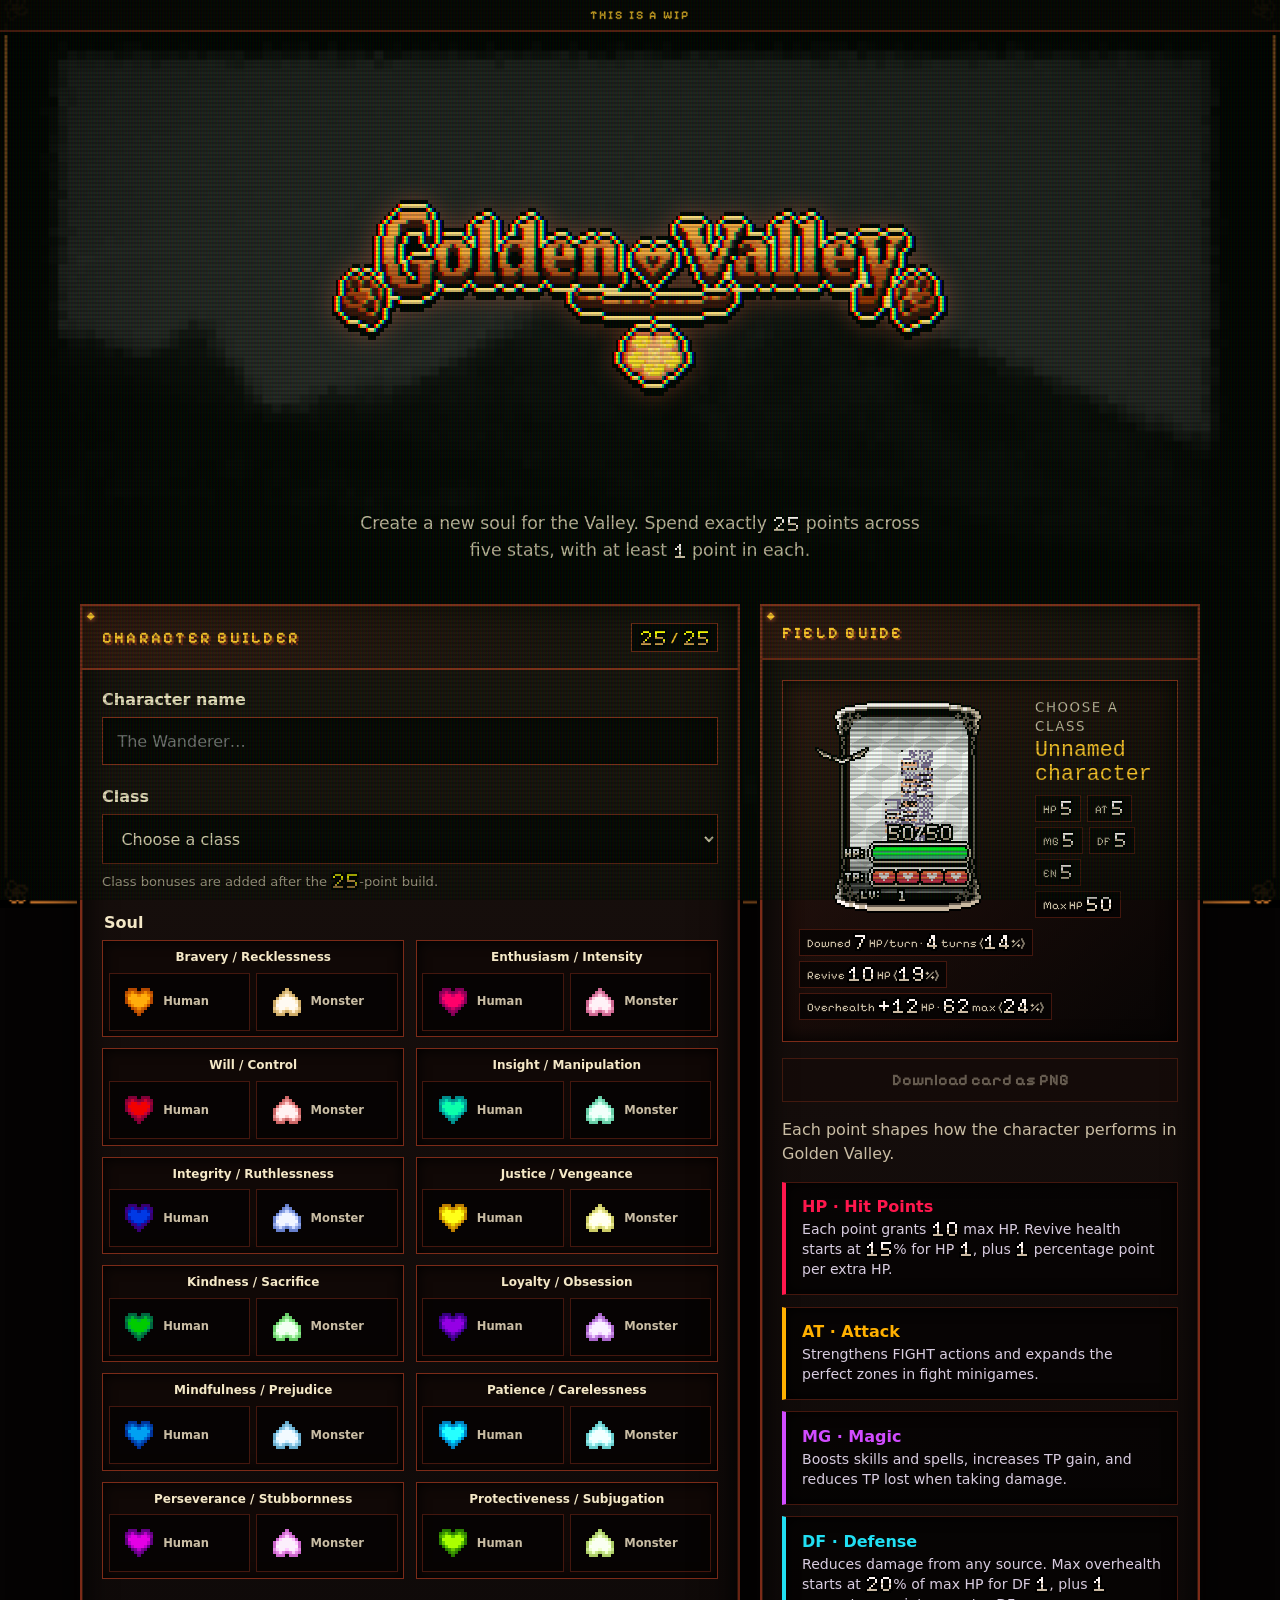
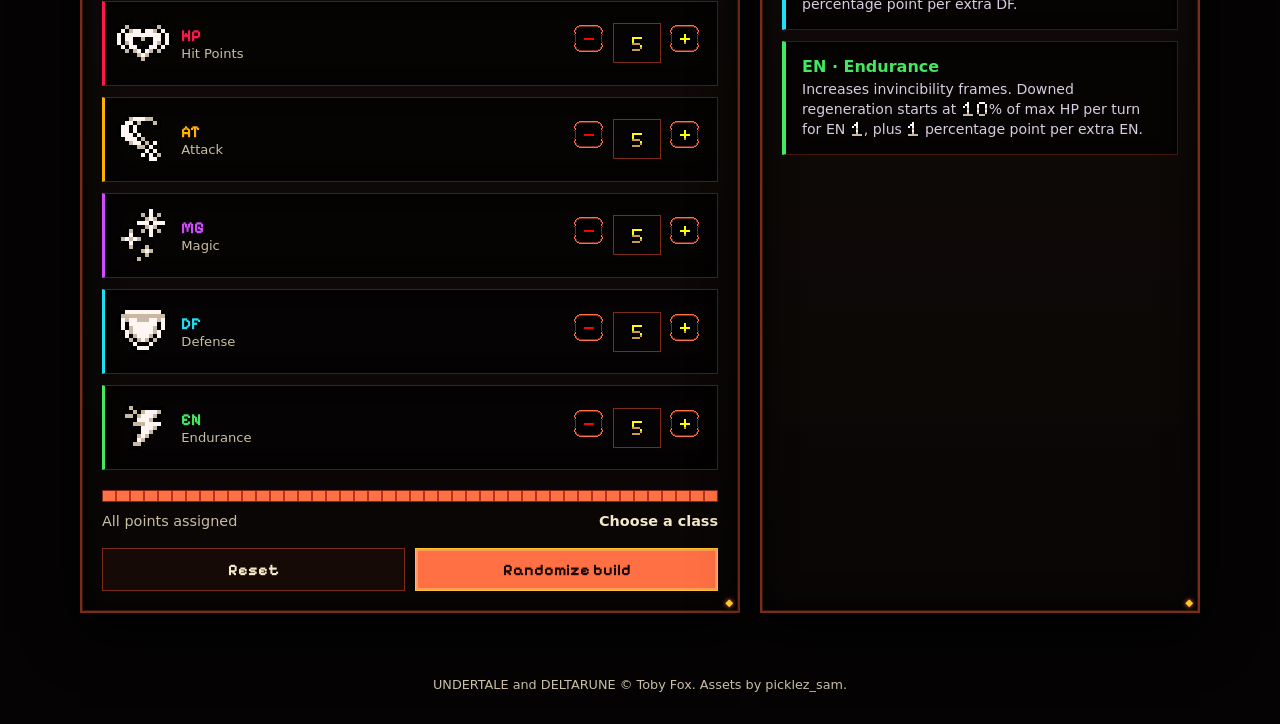
<file: index.html>
<!doctype html>
<html lang="en">
<head>
  <meta charset="utf-8">
  <meta name="viewport" content="width=device-width, initial-scale=1">
  <meta name="theme-color" content="#050303">
  <meta name="description" content="Build balanced Golden Valley characters with the official 25-point stat budget.">
  <title>Golden Valley Character Calculator</title>
  <link rel="icon" type="image/png" href="GV%20Assets/logo_icon.png">
  <link rel="preconnect" href="https://fonts.googleapis.com">
  <link rel="preconnect" href="https://fonts.gstatic.com" crossorigin>
  <link rel="stylesheet" href="styles.css">
</head>
<body>
  <a class="skip-link" href="#main-content">Skip to main content</a>
  <p class="wip-bar">This is a WIP</p>
  <main id="main-content" tabindex="-1">
    <header>
      <h1 class="sr-only" translate="no">Golden Valley</h1>
      <img class="gv-logo" src="GV%20Assets/logo_small.png" alt="" aria-hidden="true" width="1232" height="384" fetchpriority="high">
      <p id="builder-intro">Create a new soul for the Valley. Spend exactly 25 points across five stats, with at least 1 point in each.</p>
    </header>

    <div class="layout">
      <section class="panel" aria-labelledby="builder-title">
        <div class="panel-title">
          <h2 id="builder-title">Character builder</h2>
          <span class="budget">25 / 25</span>
        </div>

        <div class="calculator">
          <label for="character-name">Character name</label>
          <input id="character-name" name="character-name" maxlength="32" placeholder="The Wanderer…" autocomplete="off">

          <label for="character-class">Class</label>
          <select id="character-class" name="character-class" autocomplete="off">
            <option value="">Choose a class</option>
            <option>Fighter</option>
            <option>Healer</option>
            <option>Guardian</option>
            <option>Caster</option>
            <option>Cheerleader</option>
          </select>
          <p class="class-bonus" id="class-bonus">Class bonuses are added after the 25-point build.</p>

          <fieldset class="soul-picker">
            <legend>Soul</legend>
            <div class="soul-list" id="soul-list"></div>
          </fieldset>

          <div class="stat-list" id="stat-list"></div>

          <div class="meter" role="progressbar" aria-label="Points spent" aria-valuemin="5" aria-valuemax="25" aria-valuenow="25">
            <div class="meter-fill" id="meter-fill"></div>
          </div>
          <div class="summary" aria-live="polite">
            <span id="remaining">All points assigned</span>
            <strong class="ready" id="status">Character ready</strong>
          </div>

          <div class="actions">
            <button type="button" id="reset">Reset</button>
            <button type="button" class="primary" id="randomize">Randomize build</button>
          </div>
        </div>
      </section>

      <aside class="panel" aria-labelledby="rules-title">
        <div class="panel-title"><h2 id="rules-title">Field guide</h2></div>
        <div class="rules">
          <div class="character-card" role="group" aria-label="Character preview">
            <div class="portrait">
              <span class="card-backdrop" aria-hidden="true"></span>
              <img class="missingno-sprite" id="missingno-sprite" src="GV%20Assets/missingno.png" alt="" aria-hidden="true" width="26" height="58" loading="lazy">
              <span id="initial" hidden></span>
              <img class="card-layer" src="GV%20Assets/card_base.png" alt="" aria-hidden="true" width="110" height="110" loading="lazy">
              <img class="card-layer" id="preview-class-art" src="GV%20Assets/card_class_fighter.png" alt="" aria-hidden="true" width="110" height="110" loading="lazy" hidden>
              <img class="card-layer" src="GV%20Assets/card_class_overlay.png" alt="" aria-hidden="true" width="110" height="110" loading="lazy">
              <img class="card-layer" id="preview-soul" alt="" width="110" height="110" loading="lazy" hidden>
              <img class="card-layer" src="GV%20Assets/card_bars_4_TP.png" alt="" aria-hidden="true" width="110" height="110" loading="lazy">
              <span class="card-hp" id="card-hp"></span>
              <img class="card-hp-fill" src="GV%20Assets/HP_bar_full.png" alt="" aria-hidden="true" width="47" height="6" loading="lazy">
              <span class="card-tp-fills" aria-hidden="true">
                <img src="GV%20Assets/TP_bar_full.png" alt="" width="11" height="6" loading="lazy">
                <img src="GV%20Assets/TP_bar_full.png" alt="" width="11" height="6" loading="lazy">
                <img src="GV%20Assets/TP_bar_full.png" alt="" width="11" height="6" loading="lazy">
                <img src="GV%20Assets/TP_bar_full.png" alt="" width="11" height="6" loading="lazy">
              </span>
              <img class="card-level" src="GV%20Assets/LV_1.png" alt="" aria-hidden="true" width="5" height="7" loading="lazy">
            </div>
            <div>
              <small id="preview-class">Choose a class</small>
              <h3 id="preview-name" class="unnamed">Unnamed character</h3>
              <div class="mini-stats" id="mini-stats"></div>
              <div class="action-preview" id="action-preview" role="group" aria-label="Class actions"></div>
            </div>
          </div>
          <button type="button" class="download-card primary" id="download-card" aria-live="polite" disabled title="Enter a character name to download">Download card as PNG</button>
          <p>Each point shapes how the character performs in Golden Valley.</p>
          <div class="rule-list" id="rule-list"></div>
        </div>
      </aside>
    </div>
  </main>
  <footer><span translate="no">UNDERTALE</span> and <span translate="no">DELTARUNE</span> © Toby Fox. Assets by picklez_sam.</footer>

  <script>
    const STAT_TOTAL = 25;
    const MIN_STAT = 1;
    const definitions = [
      ["HP", "Hit Points", "Each point grants 10 max HP. Revive health starts at 15% for HP 1, plus 1 percentage point per extra HP."],
      ["AT", "Attack", "Strengthens FIGHT actions and expands the perfect zones in fight minigames."],
      ["MG", "Magic", "Boosts skills and spells, increases TP gain, and reduces TP lost when taking damage."],
      ["DF", "Defense", "Reduces damage from any source. Max overhealth starts at 20% of max HP for DF 1, plus 1 percentage point per extra DF."],
      ["EN", "Endurance", "Increases invincibility frames. Downed regeneration starts at 10% of max HP per turn for EN 1, plus 1 percentage point per extra EN."]
    ];
    const classes = {
      Fighter: { role: "Damage Dealer, Main DPS", bonuses: { AT: 6, MG: 2 }, actions: ["SMITE", "SKILL / SPELL", "DEFEND", "ITEMS"] },
      Healer: { role: "Primarily Heals, Main Support", bonuses: { MG: 6, DF: 2, HP: 3 }, actions: ["HEAL", "SKILL / SPELL", "DEFEND", "ITEMS"] },
      Guardian: { role: "Frontline Damage Absorb/Sub DPS", bonuses: { DF: 6, AT: 2, HP: 5 }, actions: ["FIGHT", "SKILL / SPELL", "GUARD", "ITEMS"] },
      Caster: { role: "TP Abuser, Team Buffs/Enemy Debuffs, Sub Support", bonuses: { MG: 4, DF: 2, EN: 2 }, actions: ["BUFF", "SKILL / SPELL", "DEFEND", "ITEMS"] },
      Cheerleader: { role: "Versatile and Quick Revives, Sub Support/DPS", bonuses: { EN: 4, MG: 2, AT: 2, HP: 2 }, actions: ["FIGHT", "SKILL / SPELL", "TAUNT", "ITEMS"] }
    };
    const availableActionAssets = new Set(["defend", "fight", "guard", "heal", "items", "skill", "spell", "taunt"]);
    const soulGroups = {
      Versatile: "You move with the stream, your Will floating past without hassle.",
      Durable: "You held your ground and kept pushing your Will onwards, even if slowly.",
      Passionate: "You took beating after beating, and still refused to change your Will.",
      Attentive: "You put yourself in harm's way so others could join in on your Will."
    };
    const souls = [
      ["bravery_recklessness", "Bravery / Recklessness", "orange", "Passionate"],
      ["enthusiasm_intensity", "Enthusiasm / Intensity", "pink", "Versatile"],
      ["freedom_control", "Will / Control", "red", "Durable"],
      ["insight_manipulation", "Insight / Manipulation", "teal", "Versatile"],
      ["integrity_ruthlessness", "Integrity / Ruthlessness", "blue", "Durable"],
      ["justice_vengeance", "Justice / Vengeance", "yellow", "Passionate"],
      ["kindness_sacrifice", "Kindness / Sacrifice", "green", "Attentive"],
      ["loyalty_obsession", "Loyalty / Obsession", "violet", "Attentive"],
      ["mindfulness_prejudice", "Mindfulness / Prejudice", "azure", "Passionate"],
      ["patience_carelessness", "Patience / Carelessness", "cyan", "Versatile"],
      ["perseverance_stubbornness", "Perseverance / Stubbornness", "purple", "Durable"],
      ["protectiveness_subjugation", "Protectiveness / Subjugation", "lime", "Attentive"]
    ];
    let stats = definitions.map(() => 5);
    let selectedSoul = "";

    let selectedVariant = "";
    const sum = values => values.reduce((total, value) => total + value, 0);
    const isValid = values => values.length === definitions.length && values.every(value => Number.isInteger(value) && value >= MIN_STAT) && sum(values) === STAT_TOTAL;
    const applyClassBonuses = (values, className) => definitions.map(([code], index) => values[index] + (classes[className]?.bonuses[code] ?? 0));
    const calculateDerivedStats = ([hp, , , df, en]) => {
      const maxHp = hp * 10;
      const downedRegenPercent = 9 + en;
      const downedRegen = Math.round(maxHp * downedRegenPercent / 100);
      const revivePercent = 14 + hp;
      const overhealthPercent = 19 + df;
      return {
        maxHp, downedRegenPercent, downedRegen, downedTurns: Math.ceil(maxHp / 2 / downedRegen),
        revivePercent, reviveHp: Math.round(maxHp * revivePercent / 100),
        overhealthPercent, overhealth: Math.round(maxHp * overhealthPercent / 100)
      };
    };

    const classSelect = document.querySelector("#character-class");
    const statList = document.querySelector("#stat-list");
    const soulList = document.querySelector("#soul-list");
    const ruleList = document.querySelector("#rule-list");

    const makeElement = (tag, className, text) => {
      const element = document.createElement(tag);
      if (className) element.className = className;
      if (text) element.textContent = text;
      return element;
    };
    const crtCursor = makeElement("img", "crt-cursor");
    Object.assign(crtCursor, { alt: "", width: 30, height: 30, hidden: true });
    document.body.append(crtCursor);
    const actionAssets = actions => actions.flatMap(action => {
      if (action === "SKILL / SPELL") return [["skill", "SKILL"], ["spell", "SPELL"]];
      const asset = action.toLowerCase();
      return [[availableActionAssets.has(asset) ? asset : "empty", action]];
    });
    const glyphCharacters = new Set("0123456789+-");
    const glyphColors = new Set(["w", "y", "r"]);
    const glyphAsset = (character, color = "w") => glyphCharacters.has(character) && glyphColors.has(color)
      ? `GV Assets/HP_${character}_${color}.png`
      : "";
    const textGlyphAsset = (text, index, color) => "+-".includes(text[index]) && text.length > 1 && !/\d/.test(text[index + 1])
      ? ""
      : glyphAsset(text[index], color);
    const glyphText = (text, color = "w", readable = true) => {
      const value = String(text);
      const wrapper = makeElement("span", "glyph-text");
      const visual = makeElement("span", "glyph-visual");
      visual.setAttribute("aria-hidden", "true");
      if (readable) wrapper.append(makeElement("span", "sr-only", value));
      for (const token of value.split(/(\s+)/)) {
        if (!token) continue;
        if (/^\s+$/.test(token)) {
          visual.append(document.createTextNode(token));
          continue;
        }
        const run = makeElement("span", "glyph-run");
        for (const [index, character] of [...token].entries()) {
          const source = textGlyphAsset(token, index, color);
          if (!source) {
            run.append(document.createTextNode(character));
            continue;
          }
          const image = makeElement("img", "glyph");
          image.src = source;
          image.alt = "";
          image.draggable = false;
          run.append(image);
        }
        visual.append(run);
      }
      wrapper.append(visual);
      return wrapper;
    };
    const renderGlyphText = (element, text, color = "w", readable = true) => element.replaceChildren(glyphText(text, color, readable));
    const syncNumberInput = input => renderGlyphText(input.nextElementSibling, input.value, "y", false);

    const cardFileName = name => {
      const safeName = name.trim().replace(/[<>:"/\\|?*\u0000-\u001F]/g, "-").replace(/[. ]+$/g, "").slice(0, 80) || "character";
      return `${safeName}-card.png`;
    };

    async function downloadCard() {
      const name = document.querySelector("#character-name").value.trim();
      if (!name) return;
      const preview = document.querySelector(".character-card");
      const card = preview.querySelector(".portrait");
      await document.fonts.ready;
      const bounds = preview.getBoundingClientRect();
      const canvas = document.createElement("canvas");
      canvas.width = Math.round(bounds.width);
      canvas.height = Math.round(bounds.height);
      const context = canvas.getContext("2d");
      context.imageSmoothingEnabled = false;

      const background = context.createLinearGradient(0, 0, canvas.width, canvas.height);
      background.addColorStop(0, "#24100c");
      background.addColorStop(1, "#050303");
      context.fillStyle = background;
      context.fillRect(0, 0, canvas.width, canvas.height);
      context.strokeStyle = "#7c2b18";
      context.strokeRect(0.5, 0.5, canvas.width - 1, canvas.height - 1);

      const drawText = (element, text, paddingX = 0, paddingY = 0) => {
        let rect = element.getBoundingClientRect();
        if (!paddingX && element.firstChild?.nodeType === Node.TEXT_NODE) {
          const range = document.createRange();
          range.selectNodeContents(element);
          rect = range.getBoundingClientRect();
        }
        const styles = getComputedStyle(element);
        const value = styles.textTransform === "uppercase" ? text.toUpperCase() : text;
        const maxWidth = rect.width - paddingX * 2;
        const lineHeight = Number.parseFloat(styles.lineHeight) || Number.parseFloat(styles.fontSize) * 1.2;
        const lines = [];
        context.fillStyle = styles.color;
        context.font = `${styles.fontStyle} ${styles.fontWeight} ${styles.fontSize} ${styles.fontFamily}`;
        for (const word of value.split(" ")) {
          const candidate = lines.length ? `${lines.at(-1)} ${word}` : word;
          if (!lines.length || context.measureText(candidate).width > maxWidth) lines.push(word);
          else lines.splice(-1, 1, candidate);
        }
        context.textAlign = "left";
        context.textBaseline = "top";
        lines.forEach((line, index) => context.fillText(line, rect.left - bounds.left + paddingX, rect.top - bounds.top + paddingY + index * lineHeight));
      };

      const backdrop = card.querySelector(".card-backdrop").getBoundingClientRect();
      const top = backdrop.top - bounds.top;
      const cardBackground = context.createLinearGradient(0, top, 0, top + backdrop.height);
      cardBackground.addColorStop(0, "#004848");
      cardBackground.addColorStop(0.16, "#004848");
      cardBackground.addColorStop(0.16, "#007f7f");
      cardBackground.addColorStop(0.74, "#007f7f");
      cardBackground.addColorStop(0.74, "#005252");
      cardBackground.addColorStop(1, "#005252");
      context.fillStyle = cardBackground;
      context.fillRect(backdrop.left - bounds.left, top, backdrop.width, backdrop.height);

      const initial = document.querySelector("#initial");
      const initialBounds = initial.getBoundingClientRect();
      const initialStyles = getComputedStyle(initial);
      context.fillStyle = initialStyles.color;
      context.font = `${initialStyles.fontStyle} ${initialStyles.fontWeight} ${initialStyles.fontSize} ${initialStyles.fontFamily}`;
      context.textAlign = "center";
      context.textBaseline = "middle";
      context.fillText(initial.textContent, initialBounds.left + initialBounds.width / 2 - bounds.left, initialBounds.top + initialBounds.height / 2 - bounds.top);

      for (const image of card.querySelectorAll("img:not([hidden])")) {
        if (!image.complete) await image.decode();
        const imageBounds = image.getBoundingClientRect();
        context.drawImage(image, imageBounds.left - bounds.left, imageBounds.top - bounds.top, imageBounds.width, imageBounds.height);
      }

      const hpVisual = card.querySelector(".card-hp .glyph-visual");
      const slash = [...hpVisual.querySelectorAll(".glyph-run")].flatMap(run => [...run.childNodes]).find(node => node.nodeType === Node.TEXT_NODE && node.textContent === "/");
      if (slash) {
        const range = document.createRange();
        range.selectNode(slash);
        const slashBounds = range.getBoundingClientRect();
        const slashStyles = getComputedStyle(hpVisual);
        context.fillStyle = slashStyles.color;
        context.font = `${slashStyles.fontStyle} ${slashStyles.fontWeight} ${slashStyles.fontSize} ${slashStyles.fontFamily}`;
        context.textAlign = "left";
        context.textBaseline = "top";
        context.fillText(slash.textContent, slashBounds.left - bounds.left, slashBounds.top - bounds.top);
      }

      drawText(document.querySelector("#preview-class"), document.querySelector("#preview-class").textContent);
      drawText(document.querySelector("#preview-name"), document.querySelector("#preview-name").textContent);
      document.querySelectorAll("#mini-stats > span").forEach(stat => {
        const rect = stat.getBoundingClientRect();
        const styles = getComputedStyle(stat);
        context.fillStyle = styles.backgroundColor;
        context.fillRect(rect.left - bounds.left, rect.top - bounds.top, rect.width, rect.height);
        context.strokeStyle = styles.borderColor;
        context.strokeRect(rect.left - bounds.left + 0.5, rect.top - bounds.top + 0.5, rect.width - 1, rect.height - 1);
        drawText(stat, stat.querySelector(".sr-only").textContent, Number.parseFloat(styles.paddingLeft), Number.parseFloat(styles.paddingTop));
      });

      for (const action of preview.querySelectorAll("#action-preview .action-icon")) {
        const image = action.querySelector("img:nth-child(2)");
        if (!image.complete) await image.decode();
        const actionBounds = action.getBoundingClientRect();
        context.drawImage(image, actionBounds.left - bounds.left, actionBounds.top - bounds.top, actionBounds.width, actionBounds.height);
      }

      const png = await new Promise(resolve => canvas.toBlob(resolve, "image/png"));
      if (!png) throw new Error("The browser could not create the PNG.");

      const downloadUrl = URL.createObjectURL(png);
      const link = document.createElement("a");
      link.href = downloadUrl;
      link.download = cardFileName(name);
      link.click();
      setTimeout(() => URL.revokeObjectURL(downloadUrl), 0);
    }

    souls.forEach(([id, label]) => {
      const pair = makeElement("div", "soul-pair");
      pair.setAttribute("role", "group");
      pair.setAttribute("aria-label", label);
      pair.append(makeElement("strong", "soul-traits", label));
      ["H", "M"].forEach(variant => {
        const option = makeElement("label", "soul-option");
        const input = makeElement("input");
        const image = makeElement("img");
        Object.assign(input, { type: "radio", name: "soul", value: id, autocomplete: "off" });
        input.dataset.variant = variant;
        Object.assign(image, { src: `GV Assets/soul_${variant}_${id}.png`, alt: "", width: 60, height: 60, loading: "lazy" });
        option.append(input, image, makeElement("span", "", variant === "H" ? "Human" : "Monster"));
        pair.append(option);
      });
      soulList.append(pair);
    });

    definitions.forEach(([code, name, description], index) => {
      const row = makeElement("div", "stat-row");
      const icon = makeElement("img", "stat-icon");
      Object.assign(icon, { src: `GV Assets/icon_${code}.png`, alt: "", width: 30, height: 30 });
      icon.setAttribute("aria-hidden", "true");
      const label = makeElement("div");
      label.append(makeElement("div", "stat-code", code), makeElement("div", "stat-name", name));

      const stepper = makeElement("div", "stepper");
      const decrease = makeElement("button");
      const inputShell = makeElement("span", "number-input");
      const input = makeElement("input");
      const inputGlyphs = makeElement("span", "number-input-glyphs");
      const increase = makeElement("button");
      Object.assign(decrease, { type: "button", ariaLabel: `Decrease ${name}` });
      Object.assign(input, { type: "number", name: code.toLowerCase(), autocomplete: "off", inputMode: "numeric", min: 1, max: 21, value: 5, ariaLabel: `${name} points` });
      Object.assign(increase, { type: "button", ariaLabel: `Increase ${name}` });
      decrease.dataset.index = increase.dataset.index = input.dataset.input = index;
      decrease.dataset.step = -1;
      increase.dataset.step = 1;
      decrease.append(glyphText("-", "r", false));
      increase.append(glyphText("+", "y", false));
      inputShell.append(input, inputGlyphs);
      stepper.append(decrease, inputShell, increase);
      row.append(icon, label, stepper);
      statList.append(row);

      const rule = makeElement("article", "rule");
      const ruleText = makeElement("p");
      renderGlyphText(ruleText, description);
      rule.append(makeElement("strong", "", `${code} · ${name}`), ruleText);
      ruleList.append(rule);
    });
    function render() {
      const total = sum(stats);
      const left = STAT_TOTAL - total;
      const selectedClass = classes[classSelect.value];
      const selectedSoulData = souls.find(([id]) => id === selectedSoul);
      const bonuses = selectedClass?.bonuses ?? {};
      const effectiveStats = applyClassBonuses(stats, classSelect.value);
      const valid = isValid(stats) && Boolean(selectedClass) && Boolean(selectedSoul);
      const derived = calculateDerivedStats(effectiveStats);
      let status = "Choose a class";
      if (selectedClass) status = "Choose a soul";
      if (selectedClass && selectedSoul) status = valid ? "Character ready" : "Keep building";
      const pointsLeft = `${left} point${left === 1 ? "" : "s"} left`;
      document.querySelectorAll("[data-input]").forEach((input, index) => {
        input.value = stats[index];
        syncNumberInput(input);
      });
      renderGlyphText(document.querySelector(".budget"), `${total} / ${STAT_TOTAL}`, "y");
      renderGlyphText(document.querySelector("#remaining"), left ? pointsLeft : "All points assigned");
      document.querySelector("#status").textContent = status;
      document.querySelector("#status").classList.toggle("ready", valid);
      document.querySelector("#meter-fill").style.transform = `scaleX(${total / STAT_TOTAL})`;
      document.querySelector(".meter").setAttribute("aria-valuenow", total);
      renderGlyphText(
        document.querySelector("#class-bonus"),
        selectedClass
          ? `Bonuses: ${Object.entries(bonuses).map(([code, value]) => `+${value} ${code}`).join(", ")}. Added after the 25-point build.`
          : "Class bonuses are added after the 25-point build.",
        "y"
      );
      document.querySelector("#preview-class").textContent = selectedClass ? `${classSelect.value} · ${selectedClass.role}` : "Choose a class";
      document.querySelector("#preview-class-art").hidden = classSelect.value !== "Fighter";
      renderGlyphText(document.querySelector("#card-hp"), `${derived.maxHp}/${derived.maxHp}`);
      const previewActions = actionAssets(selectedClass?.actions ?? []).map(([asset, label]) => {
        const icon = makeElement("span", "action-icon");
        const images = [1, 2].map(variant => {
          const image = makeElement("img");
          Object.assign(image, { src: `GV Assets/act_${asset}_${variant}.png`, alt: "", width: 80, height: 80 });
          return image;
        });
        icon.setAttribute("role", "img");
        icon.setAttribute("aria-label", label);
        icon.title = label;
        icon.append(...images);
        return icon;
      });
      document.querySelector("#action-preview").replaceChildren(...previewActions);
      const previewStats = [
        ...definitions.map(([code], index) => `${code} ${effectiveStats[index]}`),
        ...(selectedSoulData ? [`SOUL · The ${selectedSoulData[3]} — “${soulGroups[selectedSoulData[3]]}”`] : []),
        `Max HP ${derived.maxHp}`,
        `Downed ${derived.downedRegen} HP/turn · ${derived.downedTurns} turns (${derived.downedRegenPercent}%)`,
        `Revive ${derived.reviveHp} HP (${derived.revivePercent}%)`,
        `Overhealth +${derived.overhealth} HP · ${derived.maxHp + derived.overhealth} max (${derived.overhealthPercent}%)`
      ];
      document.querySelector("#mini-stats").replaceChildren(...previewStats.map(stat => {
        const item = makeElement("span");
        renderGlyphText(item, stat);
        return item;
      }));
    }

    const soulVariant = () => selectedVariant;

    function updateCursor() {
      const soul = souls.find(([id]) => id === selectedSoul);
      const cursor = `GV Assets/cursor_${soulVariant() || "H"}_${soul?.[2] ?? "empty"}_`;
      crtCursor.dataset.idle = `${cursor}1.png`;
      crtCursor.dataset.active = `${cursor}2.png`;
      crtCursor.src = crtCursor.dataset.idle;
    }

    document.addEventListener("pointermove", event => {
      crtCursor.hidden = false;
      crtCursor.src = event.target.closest?.("a, button, input, select, label")
        ? crtCursor.dataset.active
        : crtCursor.dataset.idle;
      crtCursor.style.transform = `translate(${event.clientX - 1}px, ${event.clientY - 1}px)`;
    });
    document.documentElement.addEventListener("pointerleave", () => { crtCursor.hidden = true; });

    let secretKeys = "";
    document.addEventListener("keydown", event => {
      const target = event.target;
      if (event.defaultPrevented || event.ctrlKey || event.metaKey || event.altKey
        || target.matches?.("input, textarea, select") || target.isContentEditable || event.key.length !== 1) return;

      secretKeys = `${secretKeys}${event.key.toUpperCase()}`.slice(-6);
      if (secretKeys === "VALLEY") location.assign("valleyos/");
    });

    function renderSoul() {
      const variant = soulVariant();
      const soul = souls.find(([id]) => id === selectedSoul);
      const previewSoul = document.querySelector("#preview-soul");
      previewSoul.hidden = !soul;
      if (soul) {
        previewSoul.src = `GV Assets/card_class_SOUL_${variant}_${soul[2]}.png`;
        previewSoul.alt = `${soul[1]} soul`;
      }
      updateCursor();
      render();
    }

    function setStat(index, requested) {
      const current = stats[index];
      const room = STAT_TOTAL - sum(stats);
      stats[index] = Math.max(MIN_STAT, Math.min(21, current + room, Math.round(requested)));
      render();
    }

    statList.addEventListener("click", event => {
      const button = event.target.closest("button[data-index]");
      if (button) setStat(Number(button.dataset.index), stats[button.dataset.index] + Number(button.dataset.step));
    });

    statList.addEventListener("input", event => {
      if (event.target.matches("[data-input]")) syncNumberInput(event.target);
    });

    statList.addEventListener("change", event => {
      if (event.target.matches("[data-input]")) setStat(Number(event.target.dataset.input), Number(event.target.value));
    });

    classSelect.addEventListener("change", render);

    document.querySelector(".soul-picker").addEventListener("change", event => {
      if (event.target.name === "soul") {
        selectedSoul = event.target.value;
        selectedVariant = event.target.dataset.variant;
      }
      renderSoul();
    });

    document.querySelector("#character-name").addEventListener("input", event => {
      const name = event.target.value.trim();
      const unnamed = !name;
      const previewName = document.querySelector("#preview-name");
      const initial = document.querySelector("#initial");
      const downloadButton = document.querySelector("#download-card");
      previewName.textContent = name || "Unnamed character";
      previewName.classList.toggle("unnamed", unnamed);
      initial.textContent = name ? name[0].toUpperCase() : "";
      initial.hidden = unnamed;
      document.querySelector("#missingno-sprite").hidden = !unnamed;
      downloadButton.disabled = unnamed;
      downloadButton.title = unnamed ? "Enter a character name to download" : "";
    });


    document.querySelector("#download-card").addEventListener("click", async event => {
      const button = event.currentTarget;
      const label = button.textContent;
      button.disabled = true;
      button.setAttribute("aria-busy", "true");
      button.textContent = "Preparing PNG…";
      try {
        await downloadCard();
        button.textContent = label;
      } catch (error) {
        console.error(error);
        button.textContent = "Download failed — retry";
      } finally {
        button.removeAttribute("aria-busy");
        button.disabled = !document.querySelector("#character-name").value.trim();
      }
    });

    document.querySelector("#reset").addEventListener("click", () => {
      if (!confirm("Reset this build?")) return;
      stats = definitions.map(() => 5);
      selectedSoul = "";
      selectedVariant = "";
      classSelect.value = "";
      document.querySelectorAll('[name="soul"]').forEach(input => input.checked = false);
      renderSoul();
    });

    document.querySelector("#randomize").addEventListener("click", () => {
      stats = definitions.map(() => MIN_STAT);
      for (let point = definitions.length; point < STAT_TOTAL; point++) stats[Math.floor(Math.random() * stats.length)]++;
      render();
    });

    console.assert(isValid([5, 5, 5, 5, 5]) && !isValid([0, 5, 5, 5, 10]), "Golden Valley stat validation failed");
    console.assert(cardFileName("The Wanderer") === "The Wanderer-card.png" && cardFileName("") === "character-card.png", "Character card filename failed");
    const expectedClassStats = {
      Fighter: "5,11,7,5,5", Healer: "8,5,11,7,5", Guardian: "10,7,5,11,5",
      Caster: "5,5,9,7,7", Cheerleader: "7,7,7,5,9"
    };
    const expectedClassDetails = {
      Fighter: ["Damage Dealer, Main DPS", "SMITE,SKILL / SPELL,DEFEND,ITEMS"],
      Healer: ["Primarily Heals, Main Support", "HEAL,SKILL / SPELL,DEFEND,ITEMS"],
      Guardian: ["Frontline Damage Absorb/Sub DPS", "FIGHT,SKILL / SPELL,GUARD,ITEMS"],
      Caster: ["TP Abuser, Team Buffs/Enemy Debuffs, Sub Support", "BUFF,SKILL / SPELL,DEFEND,ITEMS"],
      Cheerleader: ["Versatile and Quick Revives, Sub Support/DPS", "FIGHT,SKILL / SPELL,TAUNT,ITEMS"]
    };
    const expectedSoulGroups = {
      Versatile: ["enthusiasm_intensity", "insight_manipulation", "patience_carelessness"],
      Durable: ["freedom_control", "integrity_ruthlessness", "perseverance_stubbornness"],
      Passionate: ["bravery_recklessness", "justice_vengeance", "mindfulness_prejudice"],
      Attentive: ["kindness_sacrifice", "loyalty_obsession", "protectiveness_subjugation"]
    };
    console.assert(Object.entries(expectedClassDetails).every(([name, [role, actions]]) => classes[name].role === role && classes[name].actions.join() === actions), "Golden Valley class details failed");
    console.assert(actionAssets(["FIGHT", "SKILL / SPELL", "TAUNT", "SMITE"]).map(([asset, label]) => `${asset}:${label}`).join() === "fight:FIGHT,skill:SKILL,spell:SPELL,taunt:TAUNT,empty:SMITE", "Golden Valley action assets failed");
    console.assert(glyphAsset("0") === "GV Assets/HP_0_w.png" && glyphAsset("+", "y") === "GV Assets/HP_+_y.png" && glyphAsset("-", "r") === "GV Assets/HP_-_r.png" && glyphAsset("x") === "", "Golden Valley glyph mapping failed");
    const glyphCheck = glyphText("-10", "r");
    const hyphenCheck = glyphText("25-point");
    const hpCheck = glyphText("50/50").querySelector(".glyph-visual");
    console.assert(glyphCheck.querySelectorAll("img").length === 3 && glyphCheck.querySelector(".sr-only").textContent === "-10" && hyphenCheck.querySelectorAll("img").length === 2 && hyphenCheck.querySelector(".glyph-visual").textContent === "-point" && hpCheck.children.length === 1 && hpCheck.textContent === "/", "Golden Valley glyph rendering failed");
    console.assert(souls.length === 12 && souls.find(([id]) => id === "freedom_control")[1] === "Will / Control" && Object.entries(expectedSoulGroups).every(([group, ids]) => ids.every(id => souls.some(([soulId, , , soulGroup]) => soulId === id && soulGroup === group))), "Golden Valley soul groups failed");
    console.assert(Object.entries(expectedClassStats).every(([name, expected]) => applyClassBonuses([5, 5, 5, 5, 5], name).join() === expected), "Golden Valley class bonuses failed");
    console.assert(Object.values(calculateDerivedStats([5, 2, 12, 10, 6])).join() === "50,15,8,4,19,10,29,15", "Golden Valley derived stats failed");
    const intro = document.querySelector("#builder-intro");
    renderGlyphText(intro, intro.textContent);
    renderSoul();
  </script>
</body>
</html>
</file>
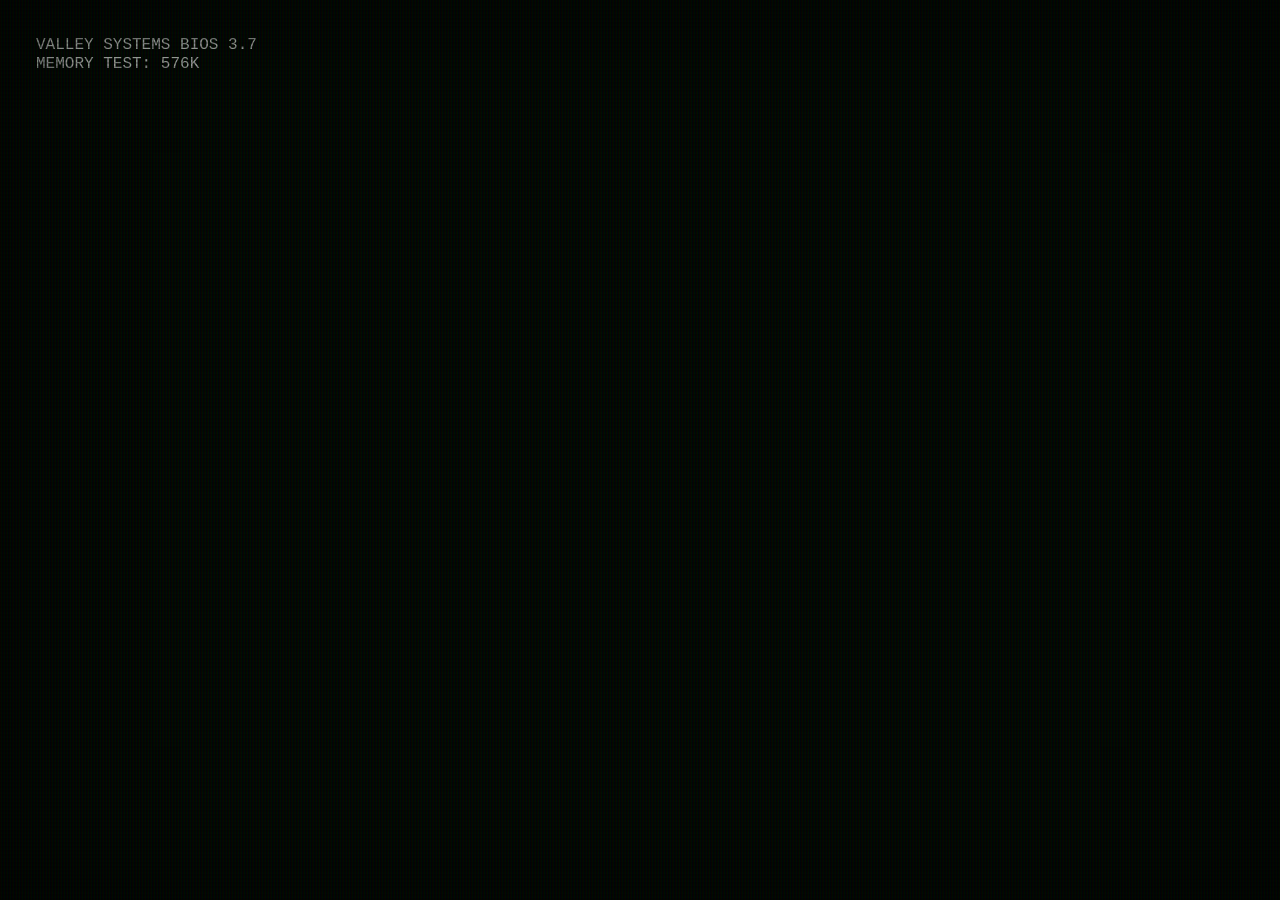
<file: valleyos/index.html>
<!doctype html>
<html lang="en">
<head>
  <meta charset="utf-8">
  <meta name="viewport" content="width=device-width, initial-scale=1">
  <meta name="theme-color" content="#000000">
  <meta name="description" content="ValleyOS terminal">
  <title>ValleyOS</title>
  <link rel="icon" type="image/png" href="../GV%20Assets/logo_icon.png">
  <link rel="stylesheet" href="../styles.css">
  <style>
    :root {
      --terminal: #aaa;
      --terminal-dim: #0aa;
      --terminal-bg: #000;
    }

    body.valley-os {
      min-height: 100dvh;
      overflow: hidden;
      color: var(--terminal);
      background: #000;
      font-family: "Courier New", Courier, monospace;
    }

    body.valley-os * {
      cursor: default;
    }

    .valley-os [hidden] {
      display: none;
    }

    body.valley-os::before {
      z-index: 1;
      background: #000;
    }

    .valley-os main {
      position: relative;
      z-index: 2;
      display: grid;
      width: 100%;
      height: 100dvh;
      margin: 0;
      padding: 0;
      place-items: center;
    }

    .terminal-shell {
      width: 100%;
      height: 100%;
      overflow: hidden;
      background: var(--terminal-bg);
    }


    .terminal-screen {
      height: 100%;
      padding:
        max(clamp(1rem, 3vw, 2.25rem), env(safe-area-inset-top))
        max(clamp(1rem, 3vw, 2.25rem), env(safe-area-inset-right))
        max(clamp(1rem, 3vw, 2.25rem), env(safe-area-inset-bottom))
        max(clamp(1rem, 3vw, 2.25rem), env(safe-area-inset-left));
    }

    .command-input:focus-visible,
    .terminal-output:focus-visible {
      outline: 0;
    }

    .terminal {
      display: grid;
      grid-template-columns: minmax(0, 1fr);
      min-width: 0;
      grid-template-rows: 1fr auto;
      height: 100%;
      min-height: 0;
    }

    .terminal-output {
      min-height: 0;
      min-width: 0;
      overflow-y: auto;
      scrollbar-color: var(--terminal-dim) var(--terminal-bg);
      white-space: pre-wrap;
      overflow-wrap: anywhere;
    }


    .terminal-output > div {
      min-height: 1.2em;
    }

    .terminal-output .dim {
      color: var(--terminal-dim);
    }

    .command-form {
      display: flex;
      min-width: 0;
      align-items: baseline;
    }

    .command-form label {
      flex: none;
    }

    .valley-os .command-input {
      min-width: 0;
      flex: 1;
      border: 0;
      border-radius: 0;
      padding: 0 0.25rem;
      color: inherit;
      background: transparent;
      font: inherit;
      cursor: text;
      text-transform: uppercase;
      caret-color: var(--terminal);
    }


    .uncertain-digit {
      display: inline-block;
      animation: year-glitch 1.1s steps(1) infinite;
    }

    body.motion-paused .uncertain-digit {
      animation: none;
    }



    @keyframes year-glitch {
      0%, 76%, 80%, 92%, 95%, 100% { color: inherit; opacity: 1; transform: none; text-shadow: none; }
      77% { color: #fff; transform: translate(-2px, 1px) skewX(18deg); text-shadow: 2px 0 #0aa, -2px 0 #f55; }
      78% { opacity: 0.35; transform: translate(2px, -1px); }
      79% { color: #55f; transform: translateX(-1px); text-shadow: -2px 0 #fff; }
      93% { transform: translateX(2px); text-shadow: -1px 0 #f55, 1px 0 #0aa; }
      94% { opacity: 0.5; }
    }


    @media (prefers-reduced-motion: reduce) {
      .uncertain-digit { animation: none; }
    }
  </style>
</head>
<body class="valley-os">
  <main>
    <section class="terminal-shell" aria-label="ValleyOS terminal">
      <div class="terminal-screen">
        <div class="terminal" id="terminal" hidden>
          <div class="terminal-output" id="output" role="log" aria-label="Terminal output" aria-live="polite" aria-relevant="additions" tabindex="0"></div>
          <form class="command-form" id="command-form" autocomplete="off" hidden>
            <label for="command-input">V:\VALLEY&gt;</label>
            <input class="command-input" id="command-input" name="command" aria-label="ValleyOS command" autocapitalize="characters" autocomplete="off" spellcheck="false" disabled>
          </form>
        </div>
      </div>
    </section>
  </main>
  <noscript>ValleyOS requires JavaScript. <a href="../">Return to Golden Valley</a>.</noscript>

  <script>
    const terminal = document.querySelector("#terminal");
    const output = document.querySelector("#output");
    const form = document.querySelector("#command-form");
    const input = document.querySelector("#command-input");
    const reduceMotion = matchMedia("(prefers-reduced-motion: reduce)").matches;
    const files = {};

    async function loadFiles() {
      const manifest = await fetch("../OSF/index.json");
      if (!manifest.ok) throw new Error(`OSF manifest: ${manifest.status}`);
      const names = await manifest.json();
      if (!Array.isArray(names)) throw new Error("Invalid OSF manifest");
      const entries = await Promise.all(names.map(async name => {
        const response = await fetch(`../OSF/${encodeURIComponent(name)}`);
        if (!response.ok) throw new Error(`${name}: ${response.status}`);
        return [name.toUpperCase(), await response.text()];
      }));
      Object.assign(files, Object.fromEntries(entries));
    }

    const filesReady = loadFiles().then(() => true, () => false);
    let soundEnabled = true;
    let audioContext;

    function audio() {
      if (!soundEnabled) return null;
      const AudioContext = window.AudioContext || window.webkitAudioContext;
      if (!AudioContext) return null;
      audioContext ??= new AudioContext();
      if (audioContext.state === "suspended") audioContext.resume();
      return audioContext;
    }

    function tone(frequency, offset, duration) {
      const context = audio();
      if (!context) return;
      const start = context.currentTime + offset;
      const oscillator = context.createOscillator();
      const gain = context.createGain();
      oscillator.type = "square";
      oscillator.frequency.setValueAtTime(frequency, start);
      gain.gain.setValueAtTime(0.0001, start);
      gain.gain.exponentialRampToValueAtTime(0.035, start + 0.01);
      gain.gain.exponentialRampToValueAtTime(0.0001, start + duration);
      oscillator.connect(gain).connect(context.destination);
      oscillator.start(start);
      oscillator.stop(start + duration);
    }


    function playDriveSound() {
      const context = audio();
      if (!context) return;
      const frames = Math.floor(context.sampleRate * 0.22);
      const buffer = context.createBuffer(1, frames, context.sampleRate);
      const samples = buffer.getChannelData(0);
      const pulse = Math.floor(context.sampleRate * 0.035);
      for (let index = 0; index < frames; index++) {
        samples[index] = (Math.random() * 2 - 1) * (index % pulse < pulse / 5 ? 0.35 : 0.015) * (1 - index / frames);
      }
      const source = context.createBufferSource();
      const filter = context.createBiquadFilter();
      const gain = context.createGain();
      source.buffer = buffer;
      filter.type = "bandpass";
      filter.frequency.value = 900;
      filter.Q.value = 0.8;
      gain.gain.value = 0.16;
      source.connect(filter).connect(gain).connect(context.destination);
      source.start();
    }

    const wait = milliseconds => new Promise(resolve => setTimeout(resolve, reduceMotion ? 0 : milliseconds));

    const print = (text = "", className = "") => {
      const line = document.createElement("div");
      line.className = className;
      const year = text.match(/^(.*198)(\d)(.*)$/);
      if (year) {
        const digit = document.createElement("span");
        digit.className = "uncertain-digit";
        digit.textContent = year[2];
        line.append(year[1], digit, year[3]);
      } else {
        line.textContent = text;
      }
      output.append(line);
      output.scrollTop = output.scrollHeight;
      return line;
    };

    const glitchDigit = () => String(Math.floor(Math.random() * 10));
    let motionEnabled = !reduceMotion;
    let glitchTimer;
    const glitch = () => {
      clearTimeout(glitchTimer);
      document.body.classList.toggle("motion-paused", !motionEnabled);
      if (!motionEnabled) return;
      document.querySelectorAll(".uncertain-digit").forEach(digit => {
        digit.textContent = glitchDigit();
      });
      glitchTimer = setTimeout(glitch, 70 + Math.random() * 430);
    };
    glitch();
    async function boot() {
      terminal.hidden = false;
      print("VALLEY SYSTEMS BIOS 3.7");
      await wait(380);

      const memoryLine = print("MEMORY TEST: 0K");
      for (let memory = 16; memory <= 640; memory += 16) {
        await wait(20);
        memoryLine.textContent = `MEMORY TEST: ${memory}K${memory === 640 ? " OK" : ""}`;
      }
      console.assert(memoryLine.textContent === "MEMORY TEST: 640K OK", "ValleyOS memory test failed");

      await wait(200);
      print("CHECKING SOUL DRIVE…");
      await wait(700);
      const driveReady = await filesReady;

      for (const [line, delay] of [
        [`SOUL DRIVE V: ${driveReady ? "READY" : "ERROR — reload to retry"}`, 320],
        ["LOADING VALLEYOS…", 760],
        ["", 180],
        ["ValleyOS Version 1.0", 120],
        ["Copyright (C) 1987 Valley Systems", 120],
        ["Type HELP for available commands.", 0]
      ]) {
        print(line);
        await wait(delay);
      }

      form.hidden = false;
      input.disabled = false;
      if (matchMedia("(hover: hover) and (pointer: fine)").matches) input.focus();
    }

    function listDirectory() {
      print(" Volume in drive V is VALLEY");
      print(" Directory of V:\\");
      print("");
      Object.entries(files).forEach(([name, contents]) => {
        print(`${name.padEnd(15)} ${String(contents.length).padStart(5)} bytes`);
      });
      print(`        ${Object.keys(files).length} File(s)`);
    }

    function runCommand(rawCommand) {
      const [command = "", ...args] = rawCommand.trim().toUpperCase().split(/\s+/);
      const argument = args.join(" ");
      print(`V:\\VALLEY>${rawCommand}`, "dim");

      if (!command) return;
      if (command === "HELP") {
        print("HELP  DIR  TYPE  CLS  VER  SOUND ON|OFF  MOTION ON|OFF  EXIT");
      } else if (command === "DIR") {
        playDriveSound();
        listDirectory();
      } else if (command === "TYPE") {
        if (!argument) print("Required parameter missing. Use TYPE <filename>.");
        else {
          playDriveSound();
          print(files[argument] ?? "File not found. Use DIR to list files.");
        }
      } else if (command === "CLS") {
        output.replaceChildren();
      } else if (command === "VER") {
        print("ValleyOS Version 1.0 (Build 1987)");
      } else if (command === "SOUND") {
        if (argument === "ON" || argument === "OFF") {
          soundEnabled = argument === "ON";
          if (soundEnabled) tone(880, 0, 0.08);
          else {
            audioContext?.close();
            audioContext = undefined;
          }
          print(`Sound ${argument.toLowerCase()}.`);
        } else {
          print(`Sound is ${soundEnabled ? "on" : "off"}. Use SOUND ON or SOUND OFF.`);
        }
      } else if (command === "MOTION") {
        if (argument === "ON" || argument === "OFF") {
          motionEnabled = argument === "ON";
          glitch();
          print(`Motion ${argument.toLowerCase()}.`);
        } else {
          print(`Motion is ${motionEnabled ? "on" : "off"}. Use MOTION ON or MOTION OFF.`);
        }
      } else if (command === "EXIT") {
        location.assign("../");
      } else {
        print(`Bad command or file name: ${command}. Use HELP for commands.`);
      }
    }

    form.addEventListener("submit", event => {
      event.preventDefault();
      const command = input.value;
      input.value = "";
      runCommand(command);
    });
    boot();

    console.assert(/^\d$/.test(glitchDigit()), "ValleyOS year glitch failed");
    filesReady.then(ready => console.assert(ready && Object.keys(files).length, "ValleyOS OSF failed"));
  </script>
</body>
</html>
</file>
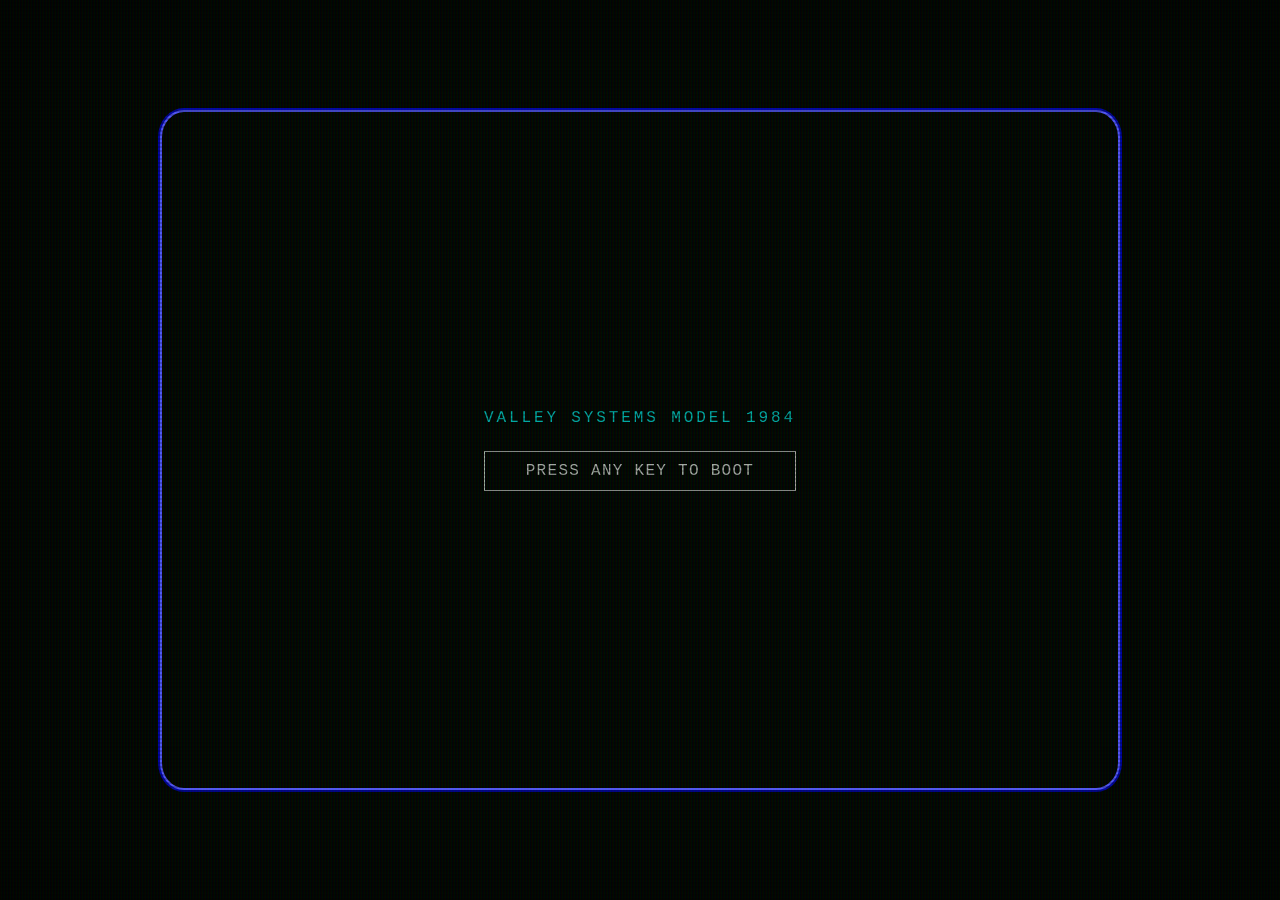
<file: valleyos.html>
<!doctype html>
<html lang="en">
<head>
  <meta charset="utf-8">
  <meta name="viewport" content="width=device-width, initial-scale=1">
  <meta name="description" content="ValleyOS terminal">
  <title>ValleyOS</title>
  <link rel="icon" type="image/png" href="GV%20Assets/logo_icon.png">
  <link rel="stylesheet" href="styles.css">
  <style>
    :root {
      --terminal: #aaa;
      --terminal-dim: #0aa;
      --terminal-bg: #000;
    }

    body.valley-os {
      min-height: 100dvh;
      overflow: hidden;
      color: var(--terminal);
      background: #000;
      font-family: "Courier New", Courier, monospace;
    }

    body.valley-os * {
      cursor: default;
    }

    .valley-os [hidden] {
      display: none;
    }

    body.valley-os::before {
      z-index: 1;
      background: #000;
    }

    .valley-os main {
      position: relative;
      z-index: 2;
      display: grid;
      width: 100%;
      height: 100dvh;
      margin: 0;
      padding: clamp(0.75rem, 3vw, 2rem);
      place-items: center;
    }

    .terminal-shell {
      width: min(960px, 100%);
      height: min(680px, 100%);
      overflow: hidden;
      border: 2px solid #55f;
      border-radius: 2.5% / 4%;
      background: var(--terminal-bg);
      box-shadow: 0 0 0 2px #00a;
    }

    .terminal-shell.booting {
      animation: power-on 650ms ease-out both, flicker 140ms steps(2) 5;
    }

    .terminal-screen {
      height: 100%;
      padding: clamp(1rem, 3vw, 2.25rem);
    }

    .boot-gate {
      display: grid;
      height: 100%;
      place-content: center;
      gap: 1.5rem;
      text-align: center;
    }

    .boot-gate p {
      margin: 0;
      color: var(--terminal-dim);
      letter-spacing: 0.18em;
    }

    .valley-os .boot-button {
      padding: 0.65rem 1rem;
      border: 1px solid currentColor;
      color: var(--terminal);
      background: transparent;
      font: inherit;
      letter-spacing: 0.08em;
      text-transform: uppercase;
      cursor: pointer;
      animation: blink 1.1s steps(2) infinite;
    }

    .valley-os .boot-button:focus-visible,
    .command-input:focus-visible {
      outline: 2px solid #fff;
      outline-offset: 4px;
    }

    .terminal {
      display: grid;
      grid-template-rows: 1fr auto;
      height: 100%;
      min-height: 0;
    }

    .terminal-output {
      min-height: 0;
      overflow-y: auto;
      scrollbar-color: var(--terminal-dim) var(--terminal-bg);
      white-space: pre-wrap;
      overflow-wrap: anywhere;
    }

    .terminal-output > div {
      min-height: 1.2em;
    }

    .terminal-output .dim {
      color: var(--terminal-dim);
    }

    .command-form {
      display: flex;
      align-items: baseline;
    }

    .command-form label {
      flex: none;
    }

    .valley-os .command-input {
      min-width: 0;
      flex: 1;
      border: 0;
      border-radius: 0;
      padding: 0 0.25rem;
      color: inherit;
      background: transparent;
      font: inherit;
      cursor: text;
      text-transform: uppercase;
      caret-color: var(--terminal);
    }

    .command-input:focus {
      outline: 0;
    }

    .uncertain-digit {
      display: inline-block;
      animation: year-glitch 1.1s steps(1) infinite;
    }

    @keyframes power-on {
      0% { opacity: 0; transform: scaleY(0.015) scaleX(0.4); filter: brightness(8); }
      55% { opacity: 1; transform: scaleY(0.02) scaleX(1); }
      100% { transform: scale(1); filter: brightness(1); }
    }

    @keyframes flicker {
      0%, 100% { opacity: 1; }
      50% { opacity: 0.84; }
    }

    @keyframes blink {
      50% { opacity: 0.35; }
    }

    @keyframes year-glitch {
      0%, 76%, 80%, 92%, 95%, 100% { color: inherit; opacity: 1; transform: none; text-shadow: none; }
      77% { color: #fff; transform: translate(-2px, 1px) skewX(18deg); text-shadow: 2px 0 #0aa, -2px 0 #f55; }
      78% { opacity: 0.35; transform: translate(2px, -1px); }
      79% { color: #55f; transform: translateX(-1px); text-shadow: -2px 0 #fff; }
      93% { transform: translateX(2px); text-shadow: -1px 0 #f55, 1px 0 #0aa; }
      94% { opacity: 0.5; }
    }

    @media (max-width: 520px) {
      .valley-os main { padding: 0; }
      .terminal-shell { height: 100%; border: 0; border-radius: 0; }
      .terminal-screen { padding: 1rem; }
    }

    @media (prefers-reduced-motion: reduce) {
      .terminal-shell.booting,
      .valley-os .boot-button,
      .uncertain-digit { animation: none; }
    }
  </style>
</head>
<body class="valley-os">
  <main>
    <section class="terminal-shell" aria-label="ValleyOS terminal">
      <div class="terminal-screen">
        <div class="boot-gate" id="boot-gate">
          <p>VALLEY SYSTEMS MODEL 198<span class="uncertain-digit">7</span></p>
          <button class="boot-button" id="boot-button" type="button">Press any key to boot</button>
        </div>

        <div class="terminal" id="terminal" hidden>
          <div class="terminal-output" id="output" role="log" aria-live="polite" aria-relevant="additions"></div>
          <form class="command-form" id="command-form" autocomplete="off" hidden>
            <label for="command-input">V:\VALLEY&gt;</label>
            <input class="command-input" id="command-input" aria-label="ValleyOS command" autocapitalize="characters" autocomplete="off" spellcheck="false" disabled>
          </form>
        </div>
      </div>
    </section>
  </main>
  <noscript>ValleyOS requires JavaScript. <a href="index.html">Return to Golden Valley</a>.</noscript>

  <script>
    const bootGate = document.querySelector("#boot-gate");
    const bootButton = document.querySelector("#boot-button");
    const shell = document.querySelector(".terminal-shell");
    const terminal = document.querySelector("#terminal");
    const output = document.querySelector("#output");
    const form = document.querySelector("#command-form");
    const input = document.querySelector("#command-input");
    const reduceMotion = matchMedia("(prefers-reduced-motion: reduce)").matches;
    const files = {};

    async function loadFiles() {
      const manifest = await fetch("OSF/index.json");
      if (!manifest.ok) throw new Error(`OSF manifest: ${manifest.status}`);
      const names = await manifest.json();
      if (!Array.isArray(names)) throw new Error("Invalid OSF manifest");
      const entries = await Promise.all(names.map(async name => {
        const response = await fetch(`OSF/${encodeURIComponent(name)}`);
        if (!response.ok) throw new Error(`${name}: ${response.status}`);
        return [name.toUpperCase(), await response.text()];
      }));
      Object.assign(files, Object.fromEntries(entries));
    }

    const filesReady = loadFiles().then(() => true, () => false);
    let booting = false;
    let soundEnabled = true;
    let audioContext;

    function audio() {
      if (!soundEnabled) return null;
      const AudioContext = window.AudioContext || window.webkitAudioContext;
      if (!AudioContext) return null;
      audioContext ??= new AudioContext();
      if (audioContext.state === "suspended") audioContext.resume();
      return audioContext;
    }

    function tone(frequency, offset, duration) {
      const context = audio();
      if (!context) return;
      const start = context.currentTime + offset;
      const oscillator = context.createOscillator();
      const gain = context.createGain();
      oscillator.type = "square";
      oscillator.frequency.setValueAtTime(frequency, start);
      gain.gain.setValueAtTime(0.0001, start);
      gain.gain.exponentialRampToValueAtTime(0.035, start + 0.01);
      gain.gain.exponentialRampToValueAtTime(0.0001, start + duration);
      oscillator.connect(gain).connect(context.destination);
      oscillator.start(start);
      oscillator.stop(start + duration);
    }

    function playStartupSound() {
      [110, 220, 330, 660].forEach((frequency, index) => tone(frequency, index * 0.12, 0.16));
    }

    function playDriveSound() {
      const context = audio();
      if (!context) return;
      const frames = Math.floor(context.sampleRate * 0.22);
      const buffer = context.createBuffer(1, frames, context.sampleRate);
      const samples = buffer.getChannelData(0);
      const pulse = Math.floor(context.sampleRate * 0.035);
      for (let index = 0; index < frames; index++) {
        samples[index] = (Math.random() * 2 - 1) * (index % pulse < pulse / 5 ? 0.35 : 0.015) * (1 - index / frames);
      }
      const source = context.createBufferSource();
      const filter = context.createBiquadFilter();
      const gain = context.createGain();
      source.buffer = buffer;
      filter.type = "bandpass";
      filter.frequency.value = 900;
      filter.Q.value = 0.8;
      gain.gain.value = 0.16;
      source.connect(filter).connect(gain).connect(context.destination);
      source.start();
    }

    const wait = milliseconds => new Promise(resolve => setTimeout(resolve, reduceMotion ? 0 : milliseconds));
    const print = (text = "", className = "") => {
      const line = document.createElement("div");
      line.className = className;
      const year = text.match(/^(.*198)(\d)(.*)$/);
      if (year) {
        const digit = document.createElement("span");
        digit.className = "uncertain-digit";
        digit.textContent = year[2];
        line.append(year[1], digit, year[3]);
      } else {
        line.textContent = text;
      }
      output.append(line);
      output.scrollTop = output.scrollHeight;
    };

    const glitchDigit = () => String(Math.floor(Math.random() * 10));
    const glitch = () => {
      document.querySelectorAll(".uncertain-digit").forEach(digit => {
        digit.textContent = glitchDigit();
      });
      setTimeout(glitch, reduceMotion ? 1000 : 70 + Math.random() * 430);
    };
    glitch();

    async function boot() {
      if (booting) return;
      booting = true;
      playStartupSound();
      bootGate.hidden = true;
      terminal.hidden = false;
      shell.classList.add("booting");
      const driveReady = await filesReady;

      const sequence = [
        ["VALLEY SYSTEMS BIOS 3.7", 380],
        ["MEMORY TEST: 640K OK", 520],
        ["CHECKING SOUL DRIVE...", 700],
        [`SOUL DRIVE V: ${driveReady ? "READY" : "ERROR"}`, 320],
        ["LOADING VALLEYOS........", 760],
        ["", 180],
        ["ValleyOS Version 1.0", 120],
        ["Copyright (C) 1987 Valley Systems", 120],
        ["Type HELP for available commands.", 0]
      ];

      for (const [line, delay] of sequence) {
        print(line);
        if (line === "CHECKING SOUL DRIVE...") playDriveSound();
        await wait(delay);
      }
      shell.classList.remove("booting");
      form.hidden = false;
      input.disabled = false;
      input.focus();
    }

    function listDirectory() {
      print(" Volume in drive V is VALLEY");
      print(" Directory of V:\\");
      print("");
      Object.entries(files).forEach(([name, contents]) => {
        print(`${name.padEnd(15)} ${String(contents.length).padStart(5)} bytes`);
      });
      print(`        ${Object.keys(files).length} File(s)`);
    }

    function runCommand(rawCommand) {
      const [command = "", ...args] = rawCommand.trim().toUpperCase().split(/\s+/);
      const argument = args.join(" ");
      print(`V:\\VALLEY>${rawCommand}`, "dim");

      if (!command) return;
      if (command === "HELP") {
        print("HELP  DIR  TYPE  CLS  VER  SOUND ON|OFF  EXIT");
      } else if (command === "DIR") {
        playDriveSound();
        listDirectory();
      } else if (command === "TYPE") {
        if (!argument) print("Required parameter missing");
        else {
          playDriveSound();
          print(files[argument] ?? "File not found");
        }
      } else if (command === "CLS") {
        output.replaceChildren();
      } else if (command === "VER") {
        print("ValleyOS Version 1.0 (Build 1987)");
      } else if (command === "SOUND") {
        if (argument === "ON" || argument === "OFF") {
          soundEnabled = argument === "ON";
          if (soundEnabled) tone(880, 0, 0.08);
          else {
            audioContext?.close();
            audioContext = undefined;
          }
          print(`Sound ${argument.toLowerCase()}.`);
        } else {
          print(`Sound is ${soundEnabled ? "on" : "off"}. Use SOUND ON or SOUND OFF.`);
        }
      } else if (command === "EXIT") {
        location.assign("index.html");
      } else {
        print(`Bad command or file name: ${command}`);
      }
    }

    form.addEventListener("submit", event => {
      event.preventDefault();
      const command = input.value;
      input.value = "";
      runCommand(command);
    });
    bootButton.addEventListener("click", boot, { once: true });
    document.addEventListener("keydown", boot, { once: true });

    console.assert(/^\d$/.test(glitchDigit()), "ValleyOS year glitch failed");
    filesReady.then(ready => console.assert(ready && Object.keys(files).length, "ValleyOS OSF failed"));
  </script>
</body>
</html>
</file>
<file: styles.css>
@import url("https://fonts.googleapis.com/css2?family=Pixelify+Sans:wght@400..700&display=swap");

:root {
  color-scheme: dark;
  --ink: #050303;
  --panel: #100b09;
  --cream: #f4e8c7;
  --gold: #ff7044;
  --amber: #ffc52a;
  --rust: #7c2b18;
  --pink: #ff174d;
  --cyan: #21dff3;
  --muted: #c9bda4;
}

* {
  box-sizing: border-box;
}

body {
  min-height: 100vh;
  margin: 0;
  color: var(--cream);
  font-family: system-ui, sans-serif;
  background:
    var(--ink) url("GV%20Assets/background.png") center / cover fixed no-repeat;
}

.wip-bar {
  position: relative;
  z-index: 2;
  margin: 0;
  padding: 0.55rem max(1rem, env(safe-area-inset-right)) 0.55rem
    max(1rem, env(safe-area-inset-left));
  border-bottom: 2px solid var(--rust);
  color: var(--amber);
  background: #080504e8;
  text-align: center;
  font:
    700 0.76rem / 1 "Pixelify Sans",
    monospace;
  text-transform: uppercase;
  letter-spacing: 0.18em;
  box-shadow: 0 3px 0 #000;
}

footer {
  position: relative;
  z-index: 2;
  padding: 0 1rem 2rem;
  color: var(--muted);
  text-align: center;
  font-size: 0.8rem;
}

body::before {
  content: "";
  position: fixed;
  z-index: 1;
  inset: 0;
  pointer-events: none;
  background: linear-gradient(#05030324, #050303d9);
}

body::after {
  content: "";
  position: fixed;
  z-index: 9999;
  inset: 0;
  pointer-events: none;
  background:
    linear-gradient(#0000 50%, #0003 50%) 0 0 / 100% 4px,
    linear-gradient(90deg, #f001, #0f01, #00f1) 0 0 / 3px 100%;
  box-shadow: inset 0 0 8rem #0008;
}

.crt-cursor {
  display: none;
  position: fixed;
  z-index: 9998;
  top: 0;
  left: 0;
  width: 30px;
  height: 30px;
  pointer-events: none;
  image-rendering: pixelated;
}

main {
  position: relative;
  z-index: 2;
  width: min(1120px, calc(100% - 2rem));
  margin: auto;
  padding: 4.5rem 0 4rem;
}

header {
  overflow-x: clip;
  display: grid;
  justify-items: center;
  width: min(680px, 100%);
  margin: 0 auto 2.5rem;
  text-align: center;
}

.sr-only {
  position: absolute;
  width: 1px;
  height: 1px;
  padding: 0;
  margin: -1px;
  overflow: hidden;
  clip: rect(0, 0, 0, 0);
  white-space: nowrap;
  border: 0;
}

.skip-link {
  position: fixed;
  z-index: 10000;
  top: max(1rem, env(safe-area-inset-top));
  left: max(1rem, env(safe-area-inset-left));
  padding: 0.7rem 1rem;
  border: 2px solid var(--amber);
  color: var(--cream);
  background: var(--ink);
  transform: translateY(calc(-100% - 2rem));
}
.skip-link:focus-visible {
  transform: none;
}

.gv-logo {
  display: block;
  width: min(616px, calc(100% - 1rem));
  aspect-ratio: 77 / 24;
  object-fit: cover;
  margin: 0 auto;
  image-rendering: pixelated;
  user-select: none;
  filter: drop-shadow(0 4px 0 #000) drop-shadow(0 0 12px #ff704455);
  animation:
    logo-glitch 6.7s infinite steps(1, end),
    logo-signal 4.9s infinite steps(1, end);
  transform-origin: center;
}

@keyframes logo-glitch {
  0%,
  9%,
  13%,
  44%,
  48%,
  71%,
  77%,
  100% {
    clip-path: inset(0);
    transform: none;
  }
  10%,
  45%,
  72% {
    clip-path: inset(8% 0 62%);
    transform: translate(-12px, 3px) skewX(8deg) scaleX(1.04);
  }
  11%,
  46%,
  74% {
    clip-path: inset(58% 0 10%);
    transform: translate(11px, -3px) skewX(-7deg) scaleX(0.97);
  }
  12%,
  47%,
  76% {
    clip-path: inset(30% 0 35%);
    transform: translate(-7px, 2px) skewX(4deg) scaleX(1.07);
  }
  73% {
    clip-path: inset(0);
    transform: translate(8px, -2px) skewX(-5deg);
  }
  75% {
    clip-path: inset(42% 0 22%);
    transform: translate(-14px, 3px) scaleX(1.09);
  }
}

@keyframes logo-signal {
  0%,
  18%,
  21%,
  57%,
  61%,
  86%,
  89%,
  100% {
    opacity: 1;
    filter: drop-shadow(0 4px 0 #000) drop-shadow(0 0 12px #ff704455);
  }
  19%,
  58%,
  87% {
    opacity: 0.72;
    filter: brightness(1.7) contrast(1.35) drop-shadow(-9px 0 var(--pink))
      drop-shadow(9px 0 var(--cyan));
  }
  20%,
  60%,
  88% {
    opacity: 1;
    filter: brightness(1.25) contrast(1.5) drop-shadow(7px 0 var(--pink))
      drop-shadow(-7px 0 var(--cyan));
  }
  59% {
    opacity: 0.45;
    filter: brightness(2) contrast(1.5) drop-shadow(-12px 0 var(--pink))
      drop-shadow(12px 0 var(--cyan));
  }
}

header p:last-child {
  width: min(590px, 100%);
  margin: 1.4rem auto 0;
  color: var(--muted);
  font-size: 1.08rem;
  line-height: 1.55;
  text-shadow: 0 2px 0 #000;
}

.layout {
  display: grid;
  grid-template-columns: minmax(0, 3fr) minmax(320px, 2fr);
  justify-content: center;
  gap: 1.25rem;
}

.panel {
  position: relative;
  overflow: hidden;
  border: 2px solid var(--rust);
  border-radius: 0;
  background: linear-gradient(180deg, #1a100de8, #090606f5), var(--panel);
  box-shadow:
    inset 0 0 0 1px #ff70442b,
    inset 0 0 32px #000,
    0 0 0 3px #030202,
    0 18px 50px #000c;
}

.panel::before,
.panel::after {
  position: absolute;
  z-index: 1;
  color: var(--amber);
  font-size: 0.65rem;
  text-shadow: 0 0 5px var(--gold);
}

.panel::before {
  content: "◆";
  top: 0.18rem;
  left: 0.3rem;
}

.panel::after {
  content: "◆";
  right: 0.3rem;
  bottom: 0.18rem;
}
.panel-title {
  display: flex;
  align-items: center;
  justify-content: space-between;
  gap: 1rem;
  padding: 1.05rem 1.25rem;
  border-bottom: 2px solid var(--rust);
  background: linear-gradient(90deg, #7c2b1844, transparent 75%);
}

h2 {
  margin: 0;
  color: var(--amber);
  font-size: 1rem;
  letter-spacing: 0.14em;
  text-transform: uppercase;
  text-shadow: 2px 2px 0 #7c2b18;
}

.budget {
  flex: none;
  padding: 0.25rem 0.45rem;
  border: 1px solid var(--rust);
  color: var(--amber);
  background: #050303;
  font-weight: 700;
}
.calculator {
  padding: 1.25rem;
}

label {
  font-weight: 800;
}

#character-name,
#character-class {
  width: 100%;
  margin: 0.5rem 0 1.35rem;
  padding: 0.85rem 0.9rem;
  border: 1px solid var(--rust);
  border-radius: 0;
  outline: 0;
  color: var(--cream);
  background: #070404;
  box-shadow: inset 0 0 12px #000;
  font: inherit;
}

#character-class {
  margin-bottom: 0.5rem;
}

#character-name:hover,
#character-class:hover {
  border-color: var(--gold);
}

#character-name:focus-visible,
#character-class:focus-visible {
  border-color: var(--amber);
  box-shadow:
    inset 0 0 12px #000,
    0 0 0 2px #ff70443d;
}

.class-bonus {
  min-height: 1.2rem;
  margin: 0 0 1.35rem;
  color: var(--muted);
  font-size: 0.82rem;
}

.soul-picker {
  margin: 0 0 1.35rem;
  padding: 0;
  border: 0;
}

.soul-picker legend {
  margin-bottom: 0.5rem;
  font-weight: 800;
}

.soul-option:has(input:checked) {
  border-color: var(--amber);
  color: var(--cream);
  background: #7c2b1838;
  box-shadow: inset 0 0 0 1px #ff704455;
}

.soul-picker input {
  position: absolute;
  opacity: 0;
}

.soul-picker label:has(input:focus-visible) {
  outline: 3px solid var(--cyan);
  outline-offset: 2px;
}

.soul-list {
  display: grid;
  grid-template-columns: repeat(auto-fit, minmax(17rem, 1fr));
  gap: 0.7rem;
}

.soul-pair {
  display: grid;
  grid-template-columns: repeat(2, minmax(0, 1fr));
  gap: 0.35rem;
  padding: 0.35rem;
  border: 1px solid var(--rust);
  border-radius: 0;
  background: #100806;
  box-shadow: inset 0 0 14px #000;
}

.soul-traits {
  grid-column: 1 / -1;
  padding: 0.2rem 0.25rem;
  color: var(--cream);
  font-size: 0.75rem;
  text-align: center;
}

.soul-option {
  display: grid;
  grid-template-columns: 3rem 1fr;
  align-items: center;
  min-height: 3.5rem;
  padding: 0.25rem 0.35rem;
  border: 1px solid #44170e;
  border-radius: 0;
  color: var(--muted);
  background: #030202b8;
  font-size: 0.72rem;
  line-height: 1.25;
}

.soul-option img {
  width: 48px;
  height: 48px;
  object-fit: contain;
  image-rendering: pixelated;
}

.stat-list {
  display: grid;
  gap: 0.7rem;
}

.stat-row {
  display: grid;
  grid-template-columns: 3.25rem 1fr auto;
  align-items: center;
  gap: 0.8rem;
  padding: 0.72rem;
  border: 1px solid #541b11;
  border-left: 3px solid var(--stat-color);
  border-radius: 0;
  background: #030202b8;
  box-shadow: inset 0 0 16px #000;
}

.stat-icon {
  width: 60px;
  height: 60px;
  justify-self: center;
  object-fit: contain;
  image-rendering: pixelated;
}

.stat-code {
  color: var(--stat-color, var(--gold));
  font-size: 1.05rem;
  font-weight: 950;
}

.stat-row:nth-child(1),
.rule:nth-child(1) {
  --stat-color: #ff174d;
}
.stat-row:nth-child(2),
.rule:nth-child(2) {
  --stat-color: #ffb000;
}
.stat-row:nth-child(3),
.rule:nth-child(3) {
  --stat-color: #d14cff;
}
.stat-row:nth-child(4),
.rule:nth-child(4) {
  --stat-color: #21dff3;
}
.stat-row:nth-child(5),
.rule:nth-child(5) {
  --stat-color: #42e85f;
}

.stat-name {
  color: var(--muted);
  font-size: 0.82rem;
}

.stepper {
  display: grid;
  grid-template-columns: 40px 48px 40px;
  gap: 4px;
}

button,
input[type="number"] {
  min-height: 2.5rem;
  border: 1px solid var(--rust);
  border-radius: 0;
  color: var(--cream);
  font: inherit;
  font-weight: 700;
}

h2,
.budget,
.stat-code,
button,
.mini-stats {
  font-family: "Pixelify Sans", monospace;
}

button {
  cursor: pointer;
  touch-action: manipulation;
  background: #160a07;
}

button:hover {
  border-color: var(--amber);
  color: var(--amber);
  background-color: #2a0f09;
}

button:focus-visible,
input:focus-visible {
  outline: 3px solid var(--cyan);
  outline-offset: 2px;
}

.stepper button {
  display: grid;
  place-items: center;
  height: 40px;
  min-height: 40px;
  border: 0;
  padding: 0;
  background:
    transparent url("GV%20Assets/act_empty_1.png") center / 100% 100% no-repeat;
}

.stepper button:hover {
  background-image: url("GV%20Assets/act_empty_2.png");
}

.stepper button .glyph-text {
  position: relative;
  top: -4px;
}

.stepper button .glyph-text,
.stepper button .glyph-visual {
  display: flex;
  line-height: 0;
}

.stepper button .glyph {
  vertical-align: 0;
}

.number-input {
  position: relative;
  display: block;
  width: 48px;
  height: 40px;
}

input[type="number"] {
  width: 48px;
  height: 40px;
  min-height: 40px;
  text-align: center;
  color: transparent;
  caret-color: var(--amber);
  background: #050303;
  appearance: textfield;
  -webkit-text-fill-color: transparent;
}

.number-input-glyphs {
  position: absolute;
  inset: 0;
  display: flex;
  align-items: center;
  justify-content: center;
  overflow: hidden;
  pointer-events: none;
}

.number-input-glyphs .glyph-visual {
  display: flex;
}

input::-webkit-inner-spin-button {
  appearance: none;
}

.meter {
  height: 0.8rem;
  margin-top: 1.2rem;
  overflow: hidden;
  border: 1px solid var(--rust);
  border-radius: 0;
  background: #050303;
  box-shadow: inset 0 0 5px #000;
}

.meter-fill {
  height: 100%;
  width: 100%;
  background: repeating-linear-gradient(
    90deg,
    var(--gold) 0 12px,
    #b8321d 12px 14px
  );
  transform-origin: left;
  transition: transform 0.2s;
}

.summary {
  display: flex;
  justify-content: space-between;
  gap: 1rem;
  margin: 0.65rem 0 1.2rem;
  flex-wrap: wrap;
  color: var(--muted);
  font-size: 0.9rem;
}

.summary strong {
  color: var(--cream);
}
.summary .ready {
  color: var(--cyan);
}

.actions {
  display: flex;
  gap: 0.65rem;
}

.actions button {
  flex: 1;
  padding: 0.7rem 1rem;
}
.actions .primary,
.download-card {
  border-color: var(--amber);
  color: #170704;
  background: var(--gold);
  box-shadow: inset 0 0 0 2px #ff9b5d;
}
.download-card {
  width: 100%;
  margin: 0 0 1rem;
  padding: 0.7rem 1rem;
}
.actions .primary:hover,
.download-card:hover {
  color: #050303;
  background: var(--amber);
}

.download-card:disabled,
.download-card:disabled:hover {
  cursor: not-allowed;
  opacity: 0.45;
  border-color: var(--rust);
  color: var(--muted);
  background: #160a07;
  box-shadow: none;
}

.rules {
  padding: 1.25rem;
}
.rules > p {
  margin: 0 0 1rem;
  color: var(--muted);
  line-height: 1.5;
}

.rule-list {
  display: grid;
  gap: 0.7rem;
}

.rule {
  padding: 0.9rem 1rem;
  border: 1px solid #44170e;
  border-left: 4px solid var(--stat-color);
  border-radius: 0;
  background: #030202b8;
  box-shadow: inset 0 0 14px #000;
}

.rule strong {
  color: var(--stat-color);
}
.rule p {
  margin: 0.25rem 0 0;
  color: #d8cce0;
  font-size: 0.88rem;
  line-height: 1.42;
}

.character-card {
  display: flow-root;
  margin-bottom: 1rem;
  padding: 1rem;
  border: 1px solid var(--rust);
  border-radius: 0;
  background: linear-gradient(135deg, #7c2b182e, #030202c7);
  box-shadow: inset 0 0 18px #000;
}

.portrait {
  position: relative;
  float: left;
  width: 220px;
  margin: 0 1rem 0.75rem 0;
  display: grid;
  place-items: center;
  aspect-ratio: 1;
  isolation: isolate;
  color: #fff;
  font:
    700 2rem / 1 "Pixelify Sans",
    monospace;
}

.card-backdrop {
  position: absolute;
  inset: 9% 23% 11%;
  background: linear-gradient(#004848 0 16%, #007f7f 16% 74%, #005252 74%);
}

.portrait:has(.missingno-sprite:not([hidden])) .card-backdrop {
  background-color: #fff;
  background-image:
    linear-gradient(
      30deg,
      #d8d8d8 12%,
      transparent 12.5%,
      transparent 87%,
      #d8d8d8 87.5%
    ),
    linear-gradient(
      150deg,
      #d8d8d8 12%,
      transparent 12.5%,
      transparent 87%,
      #d8d8d8 87.5%
    ),
    linear-gradient(
      30deg,
      #d8d8d8 12%,
      transparent 12.5%,
      transparent 87%,
      #d8d8d8 87.5%
    ),
    linear-gradient(
      150deg,
      #d8d8d8 12%,
      transparent 12.5%,
      transparent 87%,
      #d8d8d8 87.5%
    ),
    linear-gradient(
      60deg,
      #eee 25%,
      transparent 25.5%,
      transparent 75%,
      #eee 75%
    ),
    linear-gradient(
      60deg,
      #eee 25%,
      transparent 25.5%,
      transparent 75%,
      #eee 75%
    );
  background-position:
    0 0,
    0 0,
    16px 28px,
    16px 28px,
    0 0,
    16px 28px;
  background-size: 32px 56px;
}

@keyframes missingno-cubes-stroll {
  to {
    background-position:
      32px 56px,
      32px 56px,
      48px 84px,
      48px 84px,
      32px 56px,
      48px 84px;
  }
}

@media (prefers-reduced-motion: no-preference) {
  .portrait:has(.missingno-sprite:not([hidden])) .card-backdrop {
    animation: missingno-cubes-stroll 2s linear infinite;
  }
}

#initial {
  position: relative;
  z-index: 1;
  text-shadow: 2px 2px #003333;
}

.missingno-sprite {
  position: relative;
  z-index: 1;
  width: 24%;
  height: auto;
  image-rendering: pixelated;
}
.missingno-sprite[hidden] {
  display: none;
}

.card-layer {
  position: absolute;
  z-index: 2;
  inset: 0;
  width: 100%;
  height: 100%;
  object-fit: contain;
  image-rendering: pixelated;
}

.card-layer[hidden] {
  display: none;
}

.card-hp,
.card-hp-fill,
.card-tp-fills,
.card-level {
  position: absolute;
  z-index: 3;
}

.card-hp {
  top: 126px;
  left: 88px;
  color: #fff;
  font-size: 18px;
  line-height: 18px;
}

.card-hp .glyph-visual {
  display: flex;
  align-items: center;
}

.card-hp-fill {
  top: 150px;
  left: 74px;
  width: 94px;
  height: 12px;
  image-rendering: pixelated;
}

.card-tp-fills {
  top: 174px;
  left: 74px;
  display: flex;
  gap: 2px;
}

.card-tp-fills img {
  width: 22px;
  height: 12px;
  image-rendering: pixelated;
}

.card-level {
  top: 192px;
  left: 98px;
  width: 10px;
  height: 14px;
  image-rendering: pixelated;
}

.character-card small {
  color: var(--muted);
  text-transform: uppercase;
  letter-spacing: 0.12em;
}
.character-card h3 {
  overflow-wrap: anywhere;
  margin: 0.2rem 0 0.55rem;
  font-size: 1.35rem;
}

#preview-name.unnamed {
  color: var(--amber);
  font-size: 0;
  animation: missing-name-glitch 2.7s infinite steps(1, end);
}

#preview-name.unnamed::before {
  content: "Unnamed character";
  font: 1.35rem / normal monospace;
  animation: missing-name-garble 2.3s infinite steps(1, end);
}

@keyframes missing-name-glitch {
  0%,
  81%,
  87%,
  100% {
    transform: none;
    text-shadow: none;
  }
  82%,
  85% {
    transform: translate(-4px, 1px) skewX(8deg);
    text-shadow:
      5px 0 var(--pink),
      -5px 0 var(--cyan);
  }
  83%,
  86% {
    transform: translate(5px, -1px) skewX(-6deg);
    text-shadow:
      -4px 0 var(--pink),
      4px 0 var(--cyan);
  }
  84% {
    transform: scaleX(1.08);
    text-shadow:
      7px 0 var(--pink),
      -7px 0 var(--cyan);
  }
}

@keyframes missing-name-garble {
  0%,
  24%,
  28%,
  69%,
  76%,
  100% {
    content: "Unnamed character";
  }
  25%,
  72% {
    content: "UNN@M3D CH@R#CTER";
  }
  26%,
  74% {
    content: "U_N?M/D C#4R!CTER";
  }
  27%,
  70% {
    content: "UNN4M3D CH4RACT3R";
  }
  71%,
  75% {
    content: "UNN?MED CHAR@CTER";
  }
  73% {
    content: "#NNAMED CH4R?CT3R";
  }
}
.mini-stats {
  display: inline;
}
.action-preview {
  display: flex;
  flex-wrap: wrap;
  gap: 0.35rem;
  margin-top: 0.55rem;
}
.action-preview:empty {
  display: none;
}
.action-icon,
.action-icon img {
  display: block;
  width: 40px;
  height: 40px;
}
.action-icon img {
  object-fit: contain;
  image-rendering: pixelated;
}
.action-icon img:nth-child(2) {
  display: none;
}
@media (hover: hover) {
  .action-icon:hover img:first-child {
    display: none;
  }
  .action-icon:hover img:nth-child(2) {
    display: block;
  }
}
.mini-stats > span {
  display: inline-block;
  margin: 0 0.35rem 0.35rem 0;
  padding: 0.2rem 0.45rem;
  border: 1px solid #44170e;
  border-radius: 0;
  color: var(--muted);
  background: #030202b8;
  font-size: 0.72rem;
}

.glyph-run {
  display: inline-block;
  white-space: nowrap;
}

.glyph {
  display: inline-block;
  width: 14px;
  height: 18px;
  margin: 0;
  padding: 0;
  vertical-align: -4px;
  image-rendering: pixelated;
}

@media (max-width: 900px) {
  body {
    background-attachment: scroll;
  }
  main {
    padding-top: 4rem;
  }
  .layout {
    grid-template-columns: 1fr;
  }
  .stepper {
    grid-template-columns: 44px 48px 44px;
  }
  .stepper button {
    height: 44px;
    min-height: 44px;
  }
  .number-input,
  input[type="number"] {
    height: 44px;
    min-height: 44px;
  }
  .actions button,
  .download-card {
    min-height: 44px;
  }
}

@media (max-width: 520px) {
  .portrait {
    float: none;
    width: min(220px, 100%);
    margin: 0 auto 1rem;
  }
}

@media (max-width: 420px) {
  main {
    width: min(100% - 1rem, 1120px);
  }
  .panel-title {
    gap: 0.5rem;
    padding-inline: 0.85rem;
  }
  .calculator,
  .rules {
    padding: 0.85rem;
  }
  .soul-list {
    grid-template-columns: minmax(0, 1fr);
  }
  .stat-row {
    grid-template-columns: 2.6rem minmax(0, 1fr) auto;
    gap: 0.45rem;
    padding: 0.65rem;
  }
  .stat-icon {
    width: 100%;
    height: auto;
    aspect-ratio: 1;
  }
  .stat-name {
    display: none;
  }
  .stepper {
    grid-template-columns: repeat(3, 44px);
  }
  .number-input,
  input[type="number"] {
    width: 44px;
  }
  .actions {
    display: grid;
    grid-template-columns: 1fr;
  }
}

@media (prefers-reduced-motion: reduce) {
  .gv-logo,
  #preview-name.unnamed,
  #preview-name.unnamed::before {
    animation: none;
  }
  .meter-fill {
    transition: none;
  }
}

@media (hover: hover) and (pointer: fine) {
  body,
  body *,
  .download-card:disabled:hover {
    cursor: none;
  }
  .crt-cursor:not([hidden]) {
    display: block;
  }
}

@media (forced-colors: active) {
  body,
  body *,
  .download-card:disabled:hover {
    cursor: revert;
  }
  .crt-cursor {
    display: none;
  }
}
</file>
